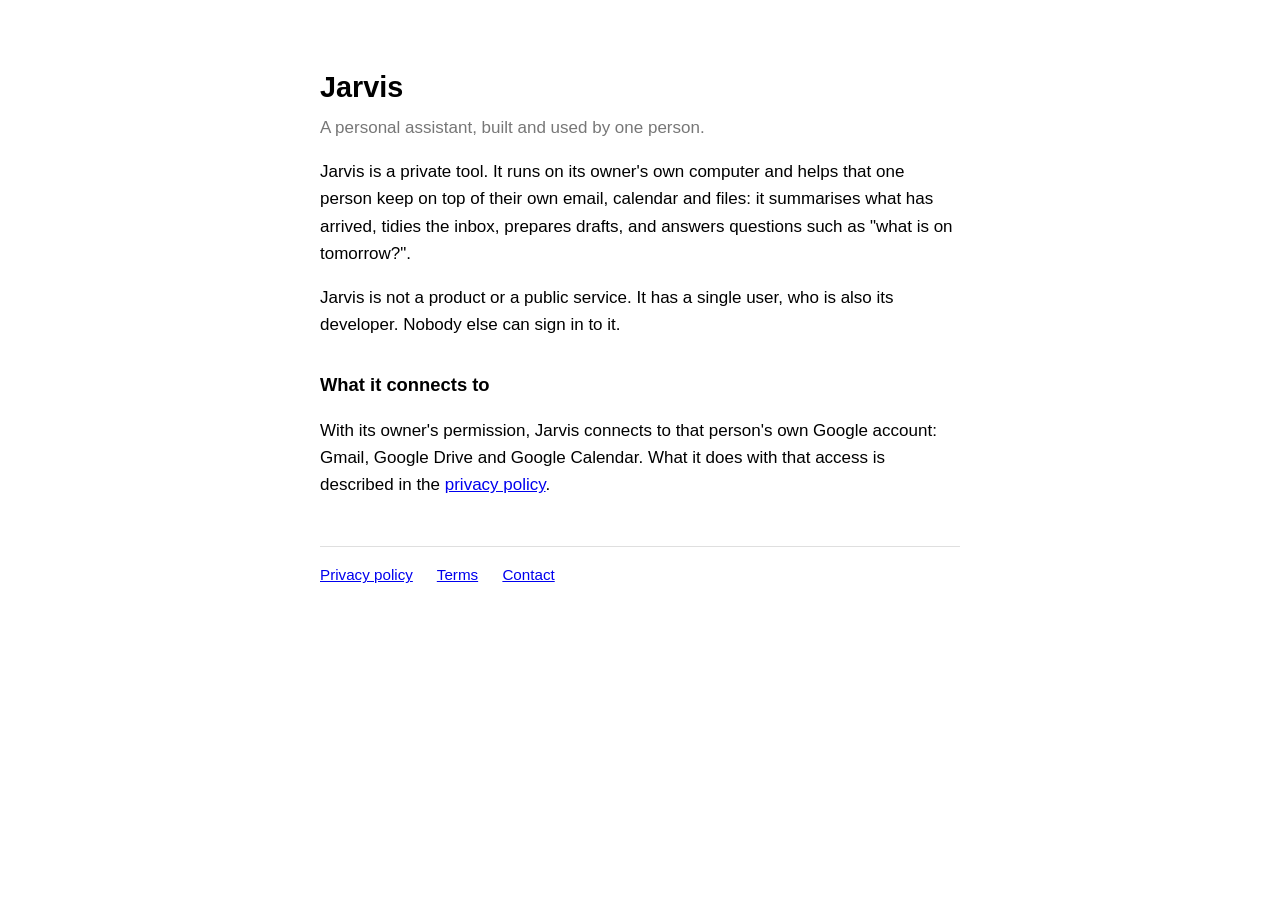
<file: index.html>
<!doctype html>
<html lang="en">
<head>
<meta charset="utf-8">
<meta name="viewport" content="width=device-width, initial-scale=1">
<title>Jarvis</title>
<link rel="stylesheet" href="style.css">
</head>
<body>
<h1>Jarvis</h1>
<p class="sub">A personal assistant, built and used by one person.</p>

<p>Jarvis is a private tool. It runs on its owner's own computer and helps
that one person keep on top of their own email, calendar and files: it
summarises what has arrived, tidies the inbox, prepares drafts, and answers
questions such as "what is on tomorrow?".</p>

<p>Jarvis is not a product or a public service. It has a single user, who is
also its developer. Nobody else can sign in to it.</p>

<h2>What it connects to</h2>
<p>With its owner's permission, Jarvis connects to that person's own Google
account: Gmail, Google Drive and Google Calendar. What it does with that
access is described in the <a href="privacy.html">privacy policy</a>.</p>

<nav>
<a href="privacy.html">Privacy policy</a>
<a href="terms.html">Terms</a>
<a href="https://github.com/soccerkevin126">Contact</a>
</nav>
</body>
</html>
</file>
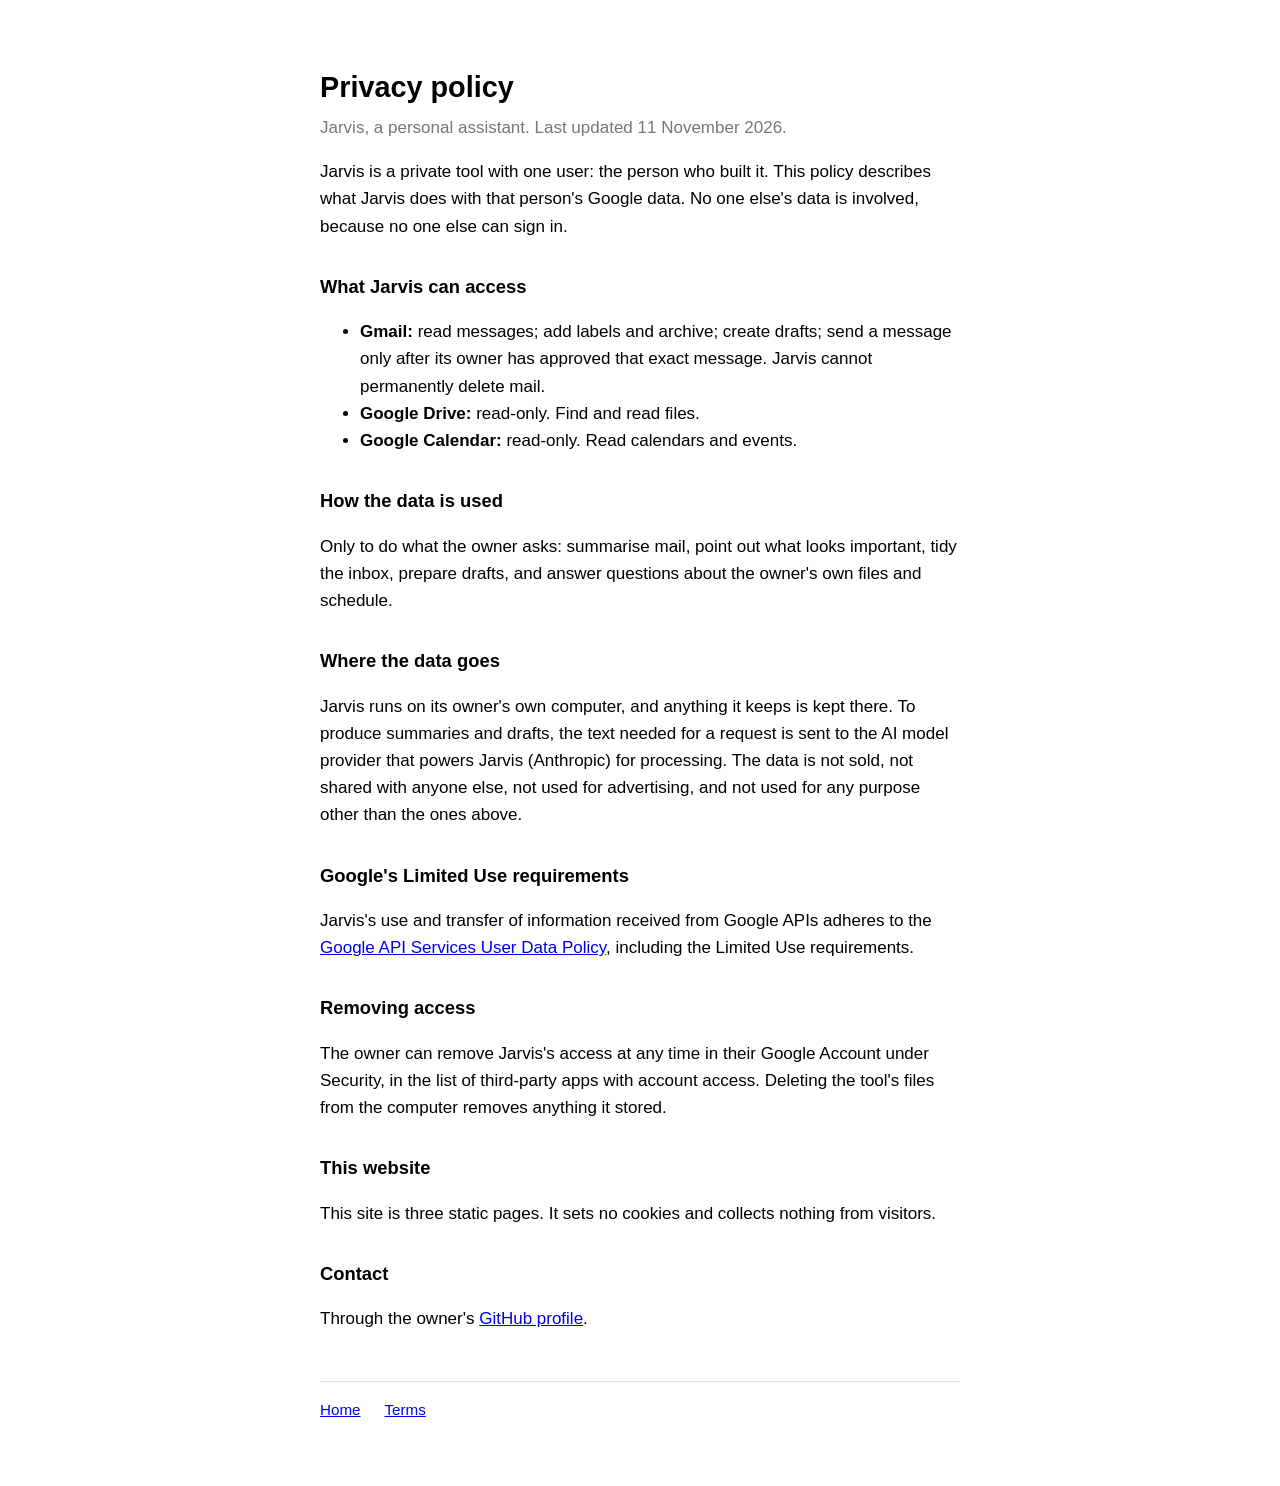
<file: privacy.html>
<!doctype html>
<html lang="en">
<head>
<meta charset="utf-8">
<meta name="viewport" content="width=device-width, initial-scale=1">
<title>Jarvis: privacy policy</title>
<link rel="stylesheet" href="style.css">
</head>
<body>
<h1>Privacy policy</h1>
<p class="sub">Jarvis, a personal assistant. Last updated 11 November 2026.</p>

<p>Jarvis is a private tool with one user: the person who built it. This
policy describes what Jarvis does with that person's Google data. No one
else's data is involved, because no one else can sign in.</p>

<h2>What Jarvis can access</h2>
<ul>
<li><strong>Gmail:</strong> read messages; add labels and archive; create
drafts; send a message only after its owner has approved that exact message.
Jarvis cannot permanently delete mail.</li>
<li><strong>Google Drive:</strong> read-only. Find and read files.</li>
<li><strong>Google Calendar:</strong> read-only. Read calendars and events.</li>
</ul>

<h2>How the data is used</h2>
<p>Only to do what the owner asks: summarise mail, point out what looks
important, tidy the inbox, prepare drafts, and answer questions about the
owner's own files and schedule.</p>

<h2>Where the data goes</h2>
<p>Jarvis runs on its owner's own computer, and anything it keeps is kept
there. To produce summaries and drafts, the text needed for a request is
sent to the AI model provider that powers Jarvis (Anthropic) for processing.
The data is not sold, not shared with anyone else, not used for advertising,
and not used for any purpose other than the ones above.</p>

<h2>Google's Limited Use requirements</h2>
<p>Jarvis's use and transfer of information received from Google APIs
adheres to the
<a href="https://developers.google.com/terms/api-services-user-data-policy">Google
API Services User Data Policy</a>, including the Limited Use requirements.</p>

<h2>Removing access</h2>
<p>The owner can remove Jarvis's access at any time in their Google Account
under Security, in the list of third-party apps with account access. Deleting
the tool's files from the computer removes anything it stored.</p>

<h2>This website</h2>
<p>This site is three static pages. It sets no cookies and collects nothing
from visitors.</p>

<h2>Contact</h2>
<p>Through the owner's <a href="https://github.com/soccerkevin126">GitHub
profile</a>.</p>

<nav>
<a href="./">Home</a>
<a href="terms.html">Terms</a>
</nav>
</body>
</html>
</file>
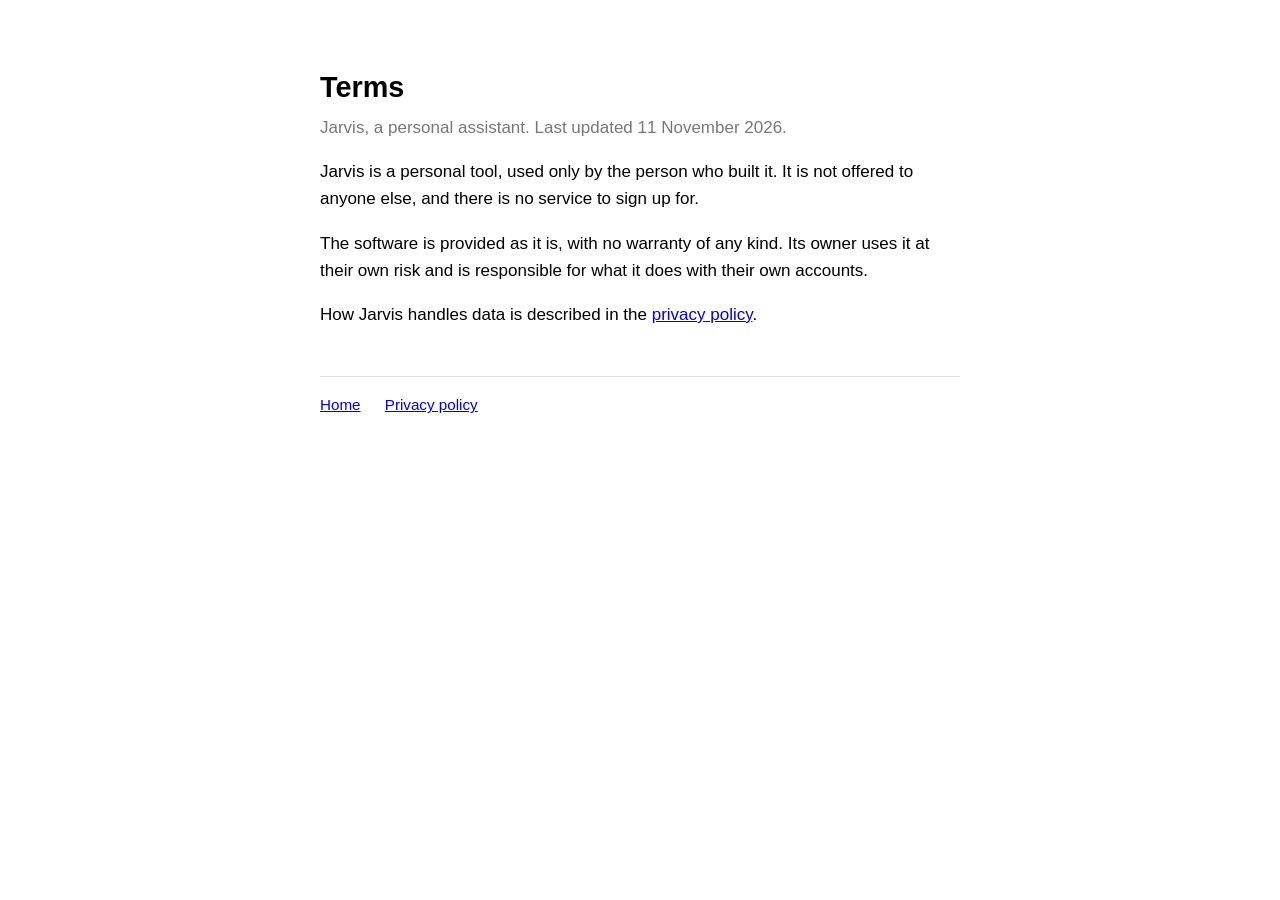
<file: terms.html>
<!doctype html>
<html lang="en">
<head>
<meta charset="utf-8">
<meta name="viewport" content="width=device-width, initial-scale=1">
<title>Jarvis: terms</title>
<link rel="stylesheet" href="style.css">
</head>
<body>
<h1>Terms</h1>
<p class="sub">Jarvis, a personal assistant. Last updated 11 November 2026.</p>

<p>Jarvis is a personal tool, used only by the person who built it. It is
not offered to anyone else, and there is no service to sign up for.</p>

<p>The software is provided as it is, with no warranty of any kind. Its
owner uses it at their own risk and is responsible for what it does with
their own accounts.</p>

<p>How Jarvis handles data is described in the
<a href="privacy.html">privacy policy</a>.</p>

<nav>
<a href="./">Home</a>
<a href="privacy.html">Privacy policy</a>
</nav>
</body>
</html>
</file>
<file: style.css>
:root { color-scheme: light dark; }
body { font: 17px/1.6 -apple-system, BlinkMacSystemFont, "Segoe UI", sans-serif; max-width: 40rem; margin: 4rem auto; padding: 0 1.25rem; }
h1 { font-size: 1.8rem; margin-bottom: 0.25rem; }
h2 { font-size: 1.15rem; margin-top: 2rem; }
.sub { color: #777; margin-top: 0; }
nav { margin-top: 3rem; padding-top: 1rem; border-top: 1px solid #8884; font-size: 0.95rem; }
nav a { margin-right: 1.25rem; }
</file>
